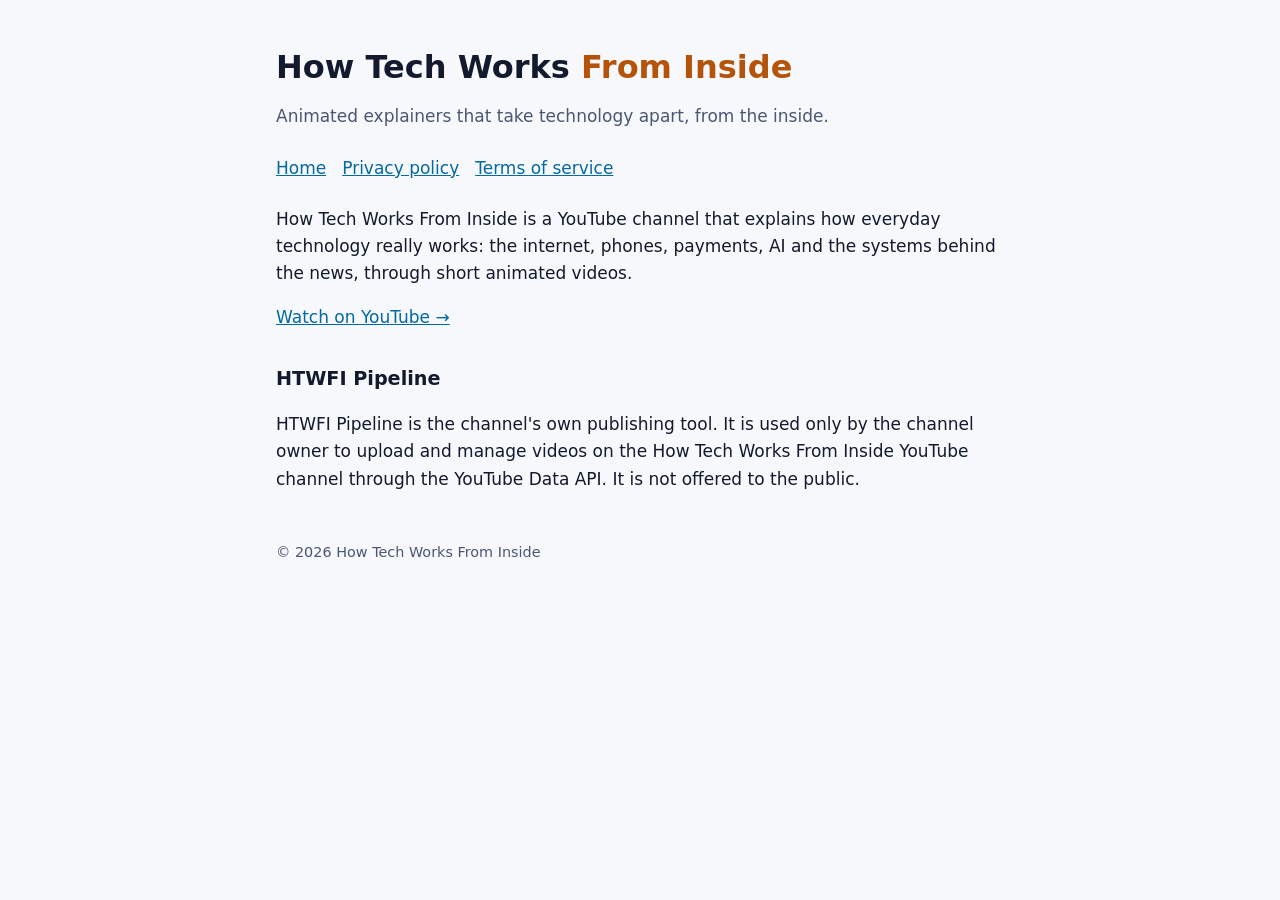
<file: index.html>
<!doctype html><html lang="en"><head><meta charset="utf-8"><meta name="viewport" content="width=device-width,initial-scale=1"><title>How Tech Works From Inside</title><link rel="stylesheet" href="style.css"></head><body><main>
<h1>How Tech Works <span>From Inside</span></h1><p class="dim">Animated explainers that take technology apart, from the inside.</p>
<nav><a href="index.html">Home</a><a href="privacy.html">Privacy policy</a><a href="terms.html">Terms of service</a></nav>
<p>How Tech Works From Inside is a YouTube channel that explains how everyday technology really works: the internet, phones, payments, AI and the systems behind the news, through short animated videos.</p>
<p><a href="https://www.youtube.com/channel/UCvcLMPDIkAPyH9JXQdpwI4Q">Watch on YouTube →</a></p>
<h2>HTWFI Pipeline</h2>
<p>HTWFI Pipeline is the channel's own publishing tool. It is used only by the channel owner to upload and manage videos on the How Tech Works From Inside YouTube channel through the YouTube Data API. It is not offered to the public.</p>
<footer>© 2026 How Tech Works From Inside</footer></main></body></html>
</file>
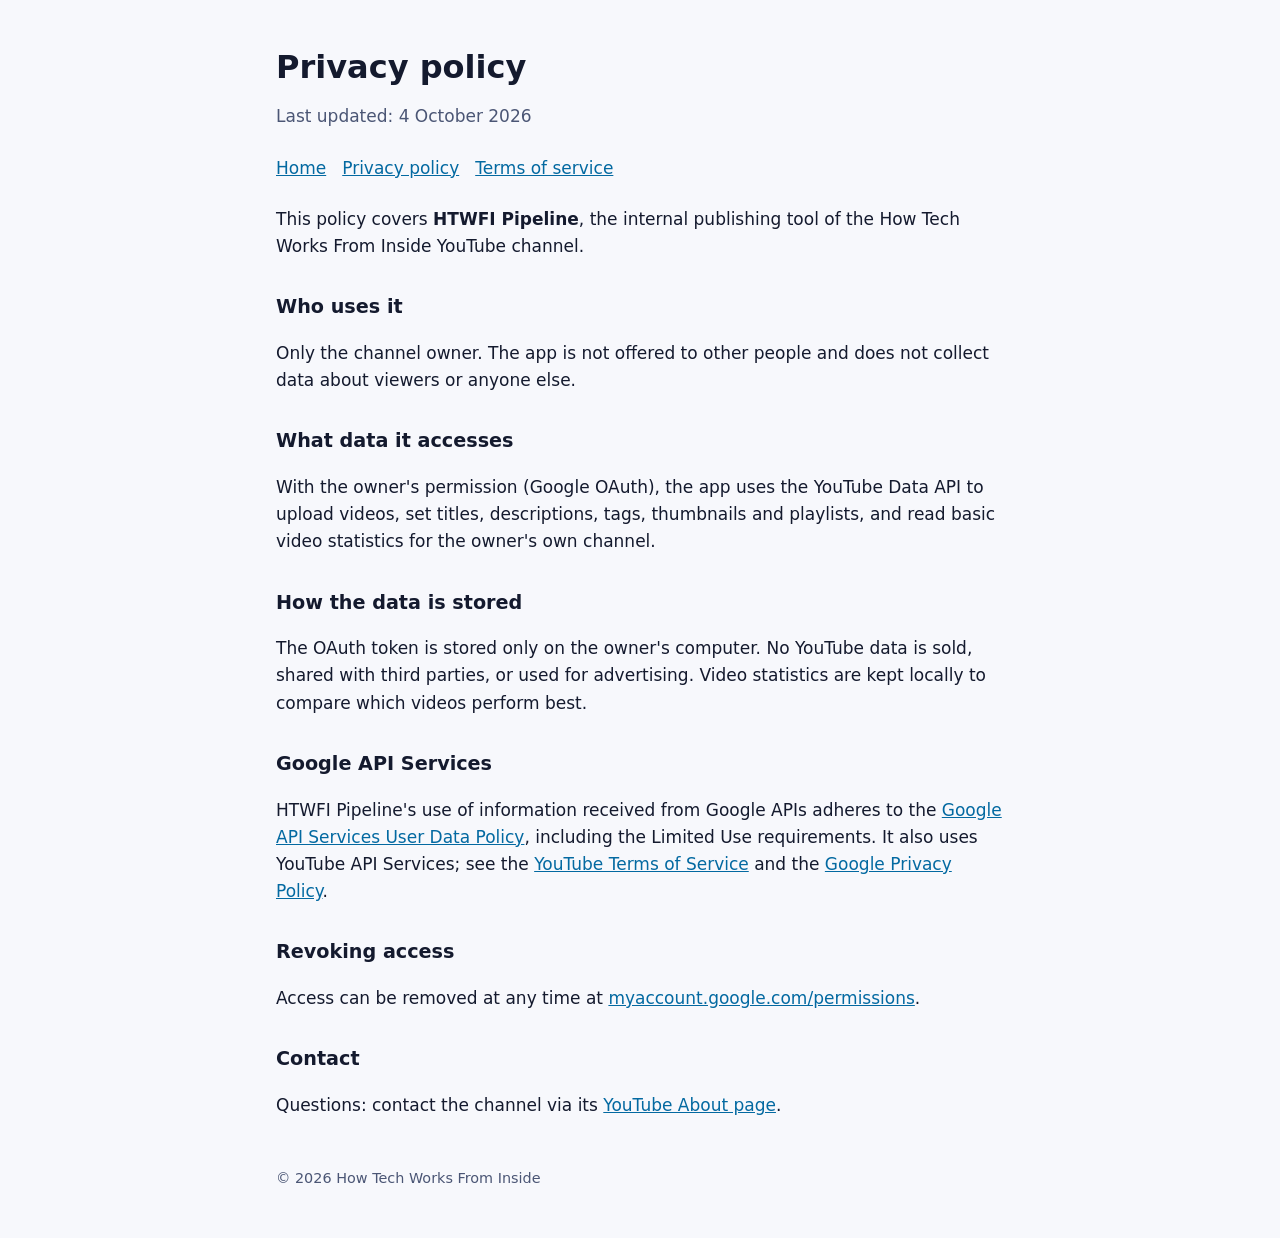
<file: privacy.html>
<!doctype html><html lang="en"><head><meta charset="utf-8"><meta name="viewport" content="width=device-width,initial-scale=1"><title>Privacy policy | How Tech Works From Inside</title><link rel="stylesheet" href="style.css"></head><body><main>
<h1>Privacy policy</h1><p class="dim">Last updated: 4 October 2026</p>
<nav><a href="index.html">Home</a><a href="privacy.html">Privacy policy</a><a href="terms.html">Terms of service</a></nav>
<p>This policy covers <strong>HTWFI Pipeline</strong>, the internal publishing tool of the How Tech Works From Inside YouTube channel.</p>
<h2>Who uses it</h2><p>Only the channel owner. The app is not offered to other people and does not collect data about viewers or anyone else.</p>
<h2>What data it accesses</h2><p>With the owner's permission (Google OAuth), the app uses the YouTube Data API to upload videos, set titles, descriptions, tags, thumbnails and playlists, and read basic video statistics for the owner's own channel.</p>
<h2>How the data is stored</h2><p>The OAuth token is stored only on the owner's computer. No YouTube data is sold, shared with third parties, or used for advertising. Video statistics are kept locally to compare which videos perform best.</p>
<h2>Google API Services</h2><p>HTWFI Pipeline's use of information received from Google APIs adheres to the <a href="https://developers.google.com/terms/api-services-user-data-policy">Google API Services User Data Policy</a>, including the Limited Use requirements. It also uses YouTube API Services; see the <a href="https://www.youtube.com/t/terms">YouTube Terms of Service</a> and the <a href="https://policies.google.com/privacy">Google Privacy Policy</a>.</p>
<h2>Revoking access</h2><p>Access can be removed at any time at <a href="https://myaccount.google.com/permissions">myaccount.google.com/permissions</a>.</p>
<h2>Contact</h2><p>Questions: contact the channel via its <a href="https://www.youtube.com/channel/UCvcLMPDIkAPyH9JXQdpwI4Q/about">YouTube About page</a>.</p>
<footer>© 2026 How Tech Works From Inside</footer></main></body></html>
</file>
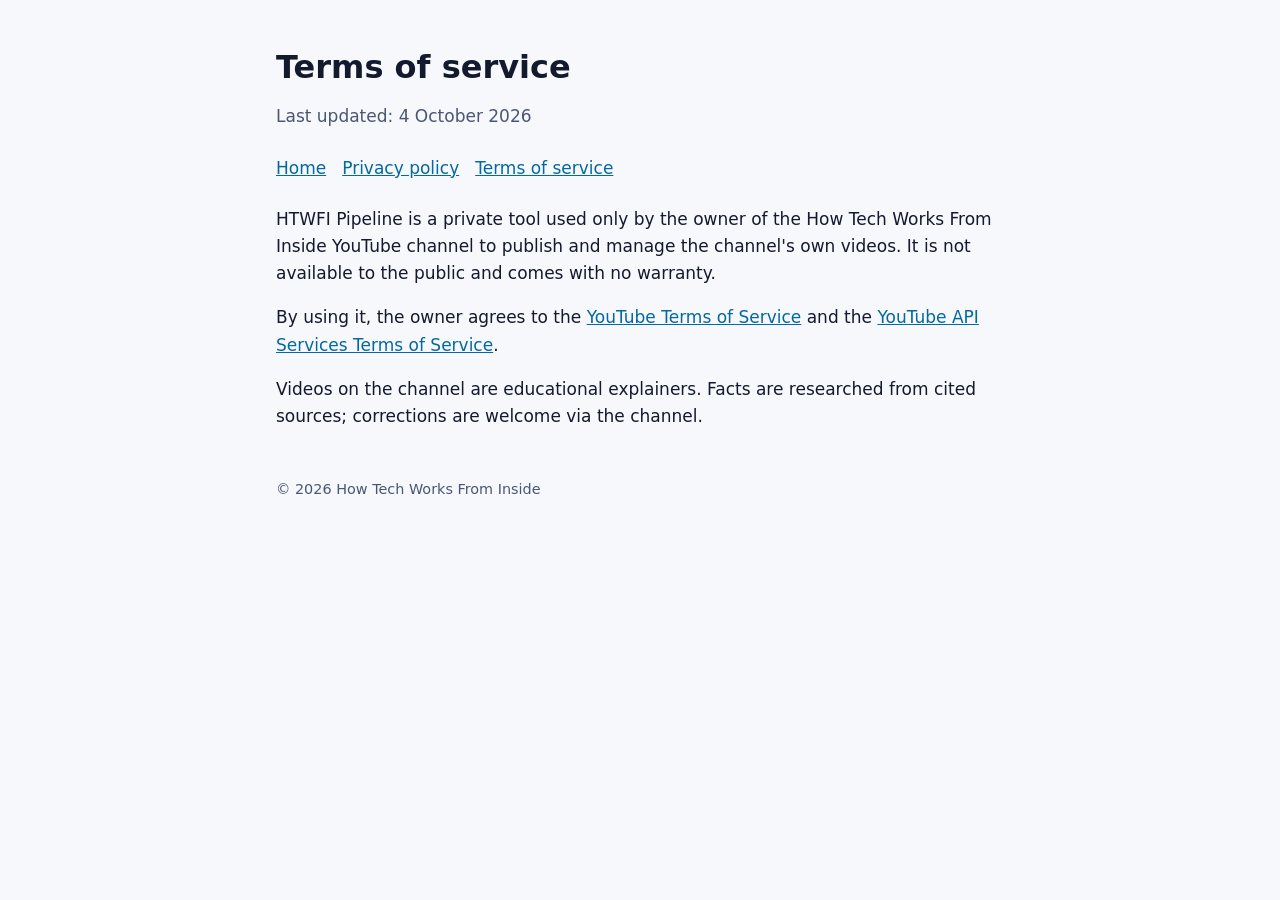
<file: terms.html>
<!doctype html><html lang="en"><head><meta charset="utf-8"><meta name="viewport" content="width=device-width,initial-scale=1"><title>Terms of service | How Tech Works From Inside</title><link rel="stylesheet" href="style.css"></head><body><main>
<h1>Terms of service</h1><p class="dim">Last updated: 4 October 2026</p>
<nav><a href="index.html">Home</a><a href="privacy.html">Privacy policy</a><a href="terms.html">Terms of service</a></nav>
<p>HTWFI Pipeline is a private tool used only by the owner of the How Tech Works From Inside YouTube channel to publish and manage the channel's own videos. It is not available to the public and comes with no warranty.</p>
<p>By using it, the owner agrees to the <a href="https://www.youtube.com/t/terms">YouTube Terms of Service</a> and the <a href="https://developers.google.com/youtube/terms/api-services-terms-of-service">YouTube API Services Terms of Service</a>.</p>
<p>Videos on the channel are educational explainers. Facts are researched from cited sources; corrections are welcome via the channel.</p>
<footer>© 2026 How Tech Works From Inside</footer></main></body></html>
</file>
<file: style.css>
:root{--bg:#0b1020;--fg:#e8ecf7;--dim:#9aa6c4;--accent:#facc15;--link:#7dd3fc}
@media (prefers-color-scheme: light){:root{--bg:#f7f8fc;--fg:#141a2e;--dim:#4b5675;--accent:#b45309;--link:#0369a1}}
*{box-sizing:border-box}body{margin:0;background:var(--bg);color:var(--fg);font:17px/1.6 system-ui,-apple-system,Segoe UI,Roboto,sans-serif}
main{max-width:760px;margin:0 auto;padding:48px 16px}h1{font-size:2rem;line-height:1.2;margin:0 0 8px}h1 span{color:var(--accent)}
h2{font-size:1.2rem;margin:32px 0 8px}p,li{color:var(--fg)}.dim{color:var(--dim)}a{color:var(--link)}nav{display:flex;gap:16px;flex-wrap:wrap;margin:24px 0}
footer{margin-top:48px;color:var(--dim);font-size:.9rem}
</file>
